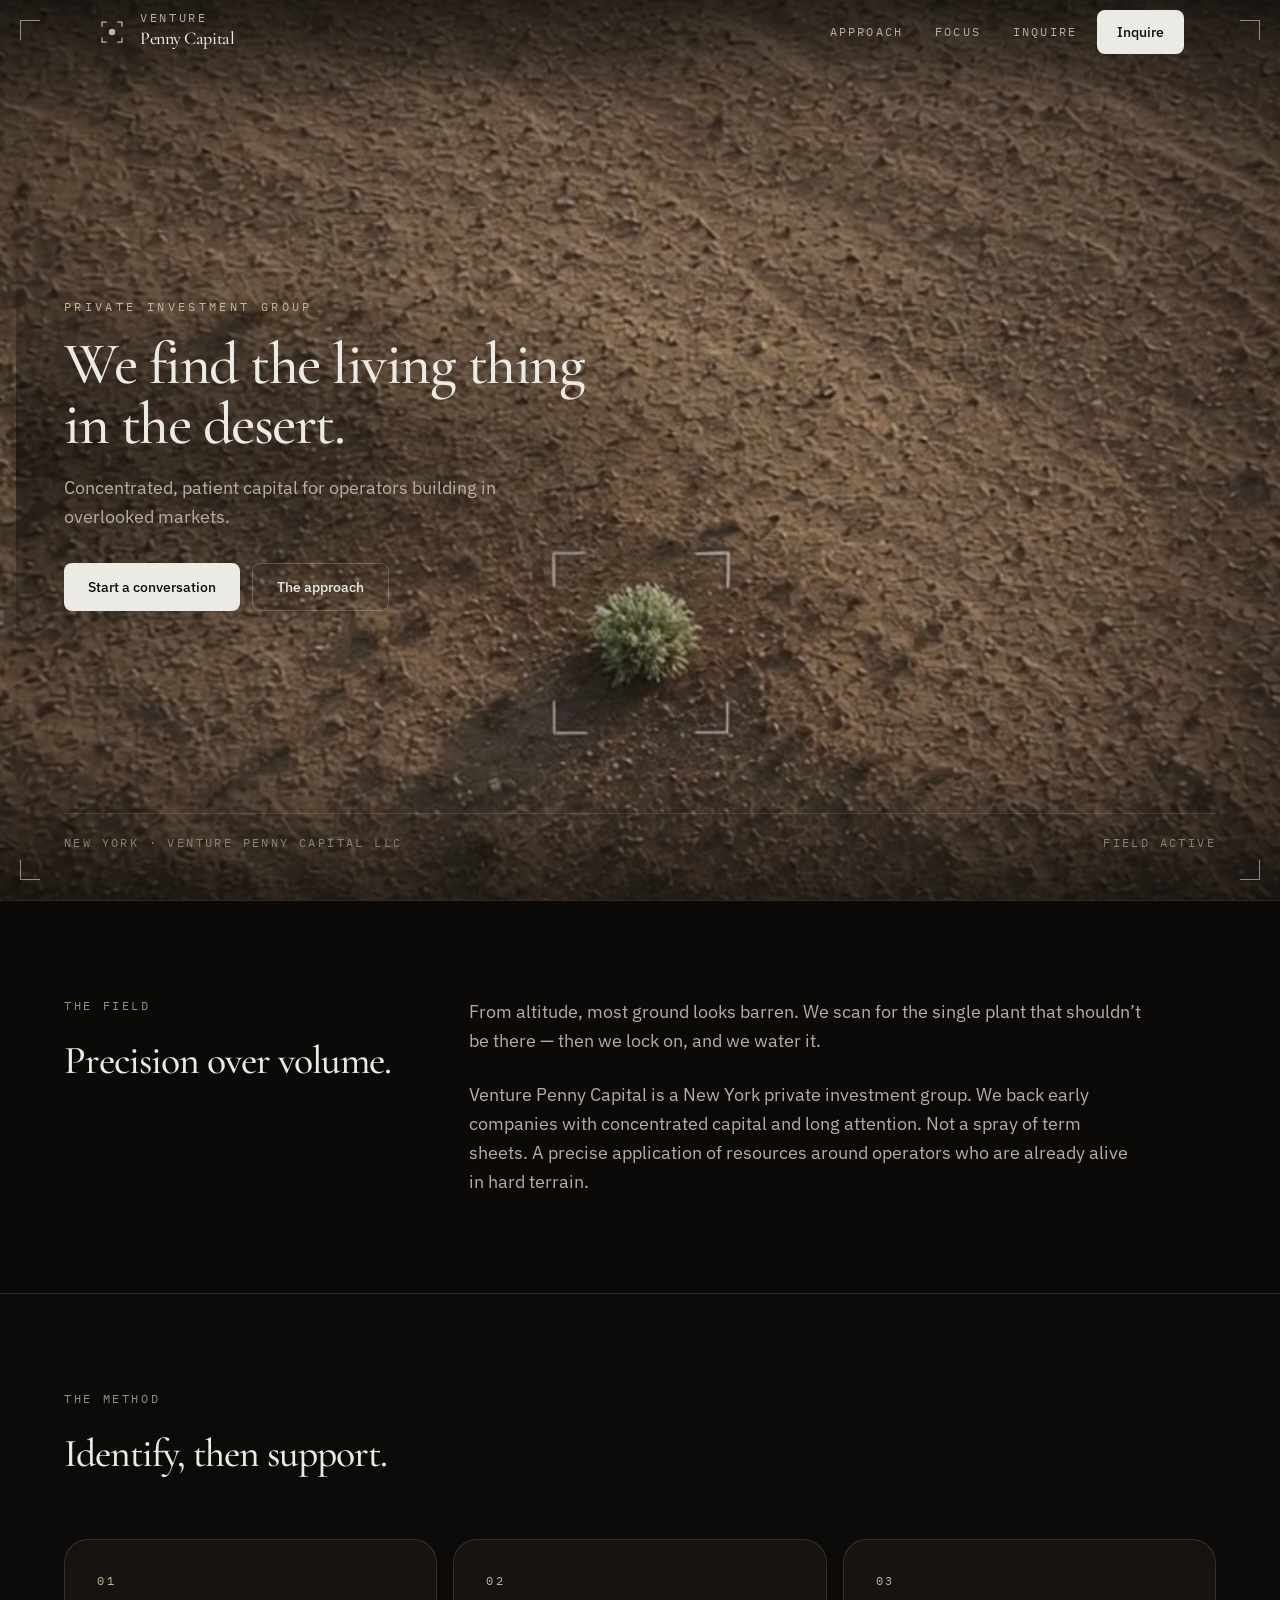
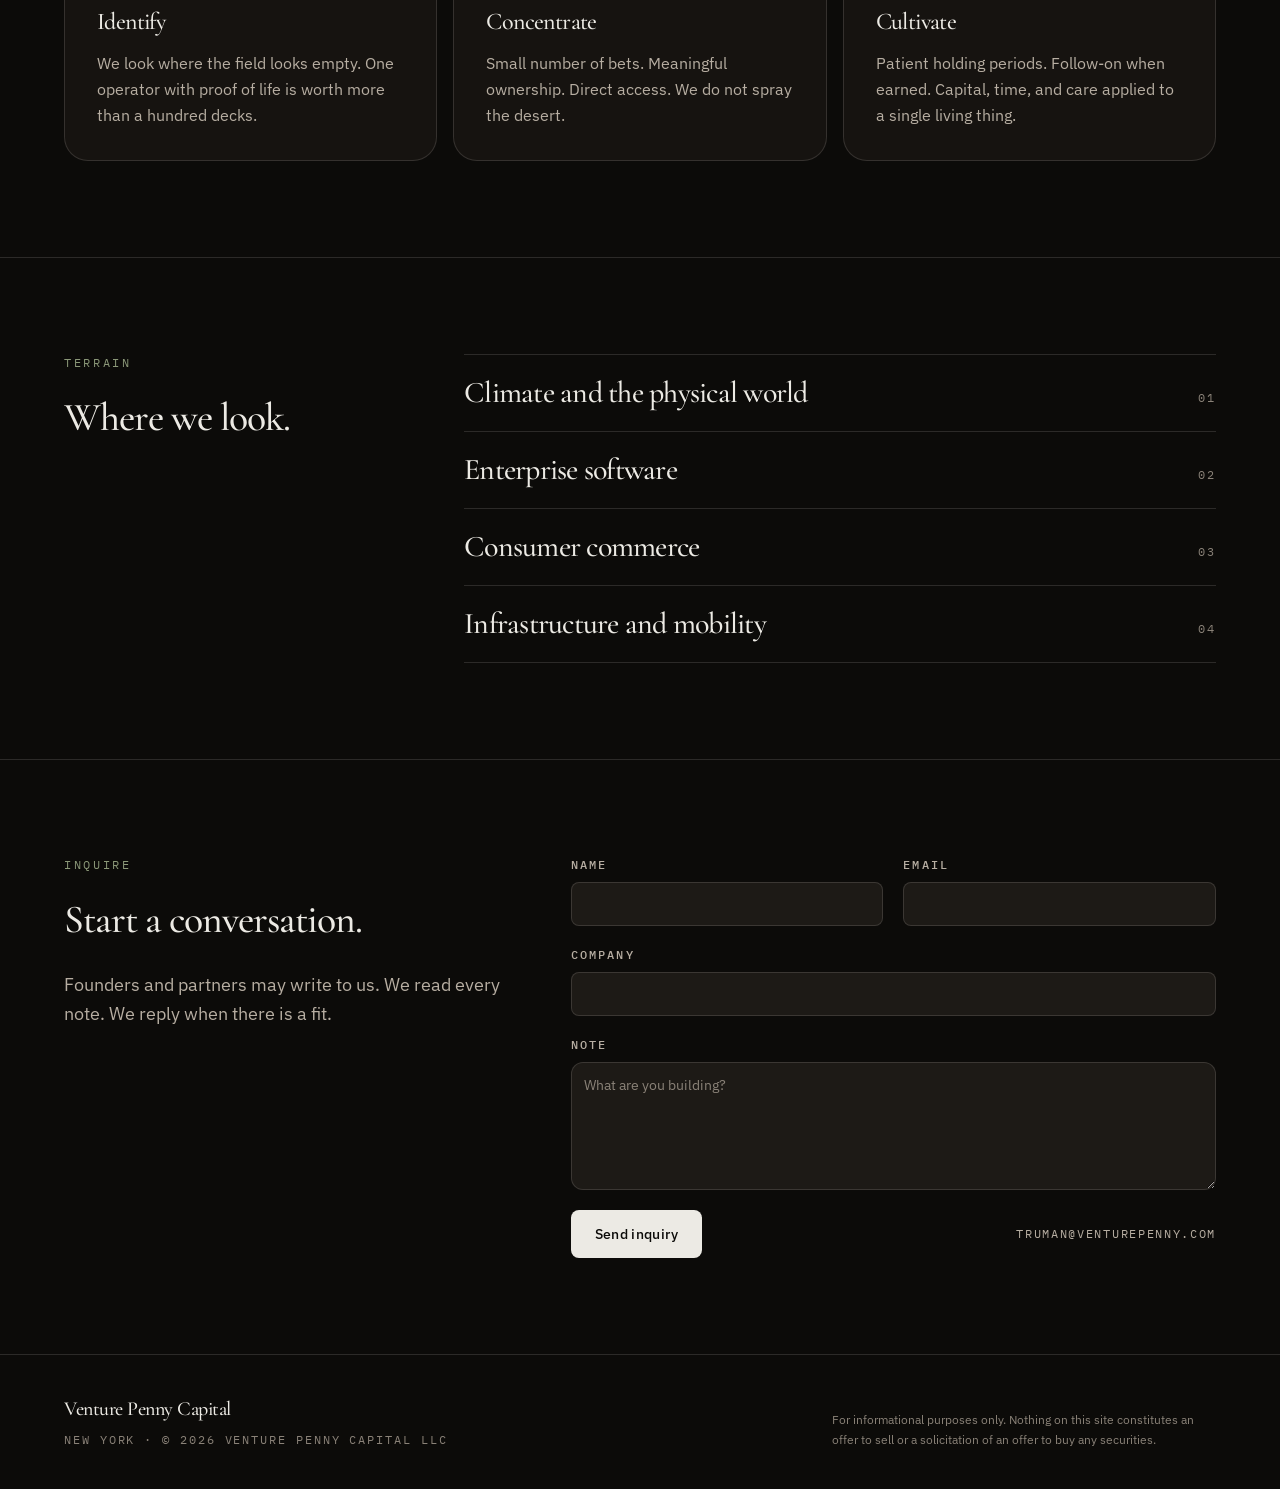
<file: index.html>
<!DOCTYPE html>
<html lang="en" class="antialiased">
  <head>
    <meta charset="utf-8" />
    <meta name="viewport" content="width=device-width, initial-scale=1" />
    <title>Venture Penny Capital</title>
    <meta
      name="description"
      content="Venture Penny Capital is a New York private investment group. Concentrated, patient capital for operators building in overlooked markets."
    />
    <meta name="theme-color" content="#0c0b09" />
    <link rel="canonical" href="https://venturepenny.com/" />
    <meta property="og:type" content="website" />
    <meta property="og:title" content="Venture Penny Capital" />
    <meta
      property="og:description"
      content="A New York private investment group. Concentrated, patient capital for operators building in overlooked markets."
    />
    <meta property="og:url" content="https://venturepenny.com/" />
    <meta property="og:image" content="https://venturepenny.com/og.jpg" />
    <meta name="twitter:card" content="summary_large_image" />
    <meta name="twitter:title" content="Venture Penny Capital" />
    <meta
      name="twitter:description"
      content="A New York private investment group. Concentrated, patient capital for operators building in overlooked markets."
    />
    <meta name="twitter:image" content="https://venturepenny.com/og.jpg" />
    <link rel="icon" type="image/svg+xml" href="favicon.svg" />
    <link rel="preconnect" href="https://fonts.googleapis.com" />
    <link rel="preconnect" href="https://fonts.gstatic.com" crossorigin />
    <link
      rel="stylesheet"
      href="https://fonts.googleapis.com/css2?family=Cormorant+Garamond:ital,wght@0,400;0,500;0,600;0,700;1,400;1,500&family=IBM+Plex+Mono:wght@400;500&family=IBM+Plex+Sans:wght@400;500;600&display=swap"
    />
    <link rel="stylesheet" href="styles.css" />
  </head>
  <body class="bg-bg text-fg">
    <div id="top" class="relative min-h-svh overflow-x-hidden">
      <div class="pointer-events-none fixed inset-0 z-0 overflow-hidden bg-bg">
        <video
          id="hero-video"
          class="hero-video absolute inset-0 h-full w-full object-cover"
          autoplay
          muted
          loop
          playsinline
          preload="auto"
          poster="hero-poster.jpg"
          aria-hidden="true"
        >
          <source src="hero.mp4" type="video/mp4" />
        </video>
        <div class="video-scrim"></div>
        <div class="video-vignette"></div>
        <div class="video-top-fade"></div>
        <div class="video-bottom-fade"></div>
      </div>

      <div class="pointer-events-none fixed inset-3 z-40 sm:inset-5" aria-hidden="true">
        <span class="hud-corner hud-corner-tl"></span>
        <span class="hud-corner hud-corner-tr"></span>
        <span class="hud-corner hud-corner-bl"></span>
        <span class="hud-corner hud-corner-br"></span>
      </div>

      <header
        id="site-header"
        class="fixed inset-x-0 top-0 z-50 border-b border-transparent bg-transparent transition-[background-color,border-color] duration-200 ease-out"
      >
        <div class="mx-auto flex h-16 max-w-6xl items-center justify-between px-5 sm:px-8">
          <a href="#top" class="group flex items-center gap-3 text-fg" aria-label="Venture Penny Capital home">
            <svg viewBox="0 0 32 32" class="size-8 text-sand transition-[color] duration-150 ease-out group-hover:text-fg" aria-hidden="true" fill="none">
              <path d="M6 10V6h4M22 6h4v4M26 22v4h-4M10 26H6v-4" stroke="currentColor" stroke-width="1.25" stroke-linecap="square" />
              <circle cx="16" cy="16" r="3.25" fill="currentColor" />
            </svg>
            <span class="flex flex-col leading-none">
              <span class="font-mono text-kicker tracking-[0.22em] text-muted uppercase">Venture</span>
              <span class="font-display text-lg font-medium tracking-tight">Penny Capital</span>
            </span>
          </a>
          <nav class="flex items-center gap-1 sm:gap-2">
            <a href="#approach" class="hidden min-h-11 items-center px-3 font-mono text-kicker tracking-[0.18em] text-muted uppercase transition-[color] duration-150 ease-out hover:text-fg sm:inline-flex">Approach</a>
            <a href="#focus" class="hidden min-h-11 items-center px-3 font-mono text-kicker tracking-[0.18em] text-muted uppercase transition-[color] duration-150 ease-out hover:text-fg sm:inline-flex">Focus</a>
            <a href="#inquire" class="hidden min-h-11 items-center px-3 font-mono text-kicker tracking-[0.18em] text-muted uppercase transition-[color] duration-150 ease-out hover:text-fg sm:inline-flex">Inquire</a>
            <a href="#inquire" class="inline-flex h-11 min-w-11 items-center justify-center rounded-sm bg-fg px-4 text-sm font-medium text-bg transition-[background-color,transform] duration-150 ease-out hover:bg-sand active:scale-[0.96] sm:px-5">Inquire</a>
          </nav>
        </div>
      </header>

      <main class="relative z-10">
        <section class="relative flex min-h-svh flex-col px-5 pt-24 pb-10 sm:px-8 sm:pb-12">
          <div class="mx-auto flex w-full max-w-6xl flex-1 flex-col justify-center">
            <div class="relative max-w-3xl">
              <div class="hero-copy-scrim" aria-hidden="true"></div>
              <div class="hero-stagger relative">
                <p class="font-mono text-kicker tracking-[0.28em] text-sand uppercase">Private investment group</p>
                <h1 class="display-tight mt-5 font-display text-display font-medium tracking-tight text-fg">
                  We find the living thing
                  <span class="mt-1 block">in the desert.</span>
                </h1>
                <p class="mt-5 max-w-xl text-lg leading-relaxed text-muted">
                  Concentrated, patient capital for operators building in overlooked markets.
                </p>
                <div class="mt-8 flex flex-wrap items-center gap-3">
                  <a href="#inquire" class="inline-flex h-12 items-center rounded-sm bg-fg px-6 text-sm font-medium text-bg transition-[background-color,transform] duration-150 ease-out hover:bg-sand active:scale-[0.96]">Start a conversation</a>
                  <a href="#approach" class="inline-flex h-12 items-center rounded-sm border border-border-strong px-6 text-sm font-medium text-fg transition-[background-color,transform] duration-150 ease-out hover:bg-fg/10 active:scale-[0.96]">The approach</a>
                </div>
              </div>
            </div>
          </div>
          <div class="mx-auto flex w-full max-w-6xl flex-wrap items-end justify-between gap-4 border-t border-border pt-5">
            <p class="font-mono text-kicker tracking-[0.2em] text-subtle uppercase">New York · Venture Penny Capital LLC</p>
            <p class="font-mono text-kicker tracking-[0.2em] text-subtle uppercase">Field active</p>
          </div>
        </section>

        <section id="thesis" class="relative scroll-mt-24 border-t border-border bg-bg/80 px-5 py-24 sm:px-8">
          <div class="mx-auto grid w-full max-w-6xl gap-12 lg:grid-cols-12 lg:gap-16">
            <div class="lg:col-span-4">
              <p class="font-mono text-kicker tracking-[0.22em] text-accent uppercase">The field</p>
              <h2 class="mt-4 font-display text-section font-medium tracking-tight text-fg">Precision over volume.</h2>
            </div>
            <div class="max-w-2xl space-y-6 text-lg leading-relaxed text-muted lg:col-span-8">
              <p>From altitude, most ground looks barren. We scan for the single plant that shouldn’t be there — then we lock on, and we water it.</p>
              <p>Venture Penny Capital is a New York private investment group. We back early companies with concentrated capital and long attention. Not a spray of term sheets. A precise application of resources around operators who are already alive in hard terrain.</p>
            </div>
          </div>
        </section>

        <section id="approach" class="relative scroll-mt-24 border-t border-border bg-bg px-5 py-24 sm:px-8">
          <div class="mx-auto w-full max-w-6xl">
            <p class="font-mono text-kicker tracking-[0.22em] text-accent uppercase">The method</p>
            <h2 class="mt-4 max-w-xl font-display text-section font-medium tracking-tight text-fg">Identify, then support.</h2>
            <ol class="mt-14 grid gap-4 md:grid-cols-3">
              <li class="rounded-xl border border-border bg-surface p-6 sm:p-8">
                <p class="font-mono text-kicker tracking-[0.22em] text-sand uppercase">01</p>
                <h3 class="mt-4 font-display text-2xl font-medium tracking-tight text-fg">Identify</h3>
                <p class="mt-3 text-base leading-relaxed text-muted">We look where the field looks empty. One operator with proof of life is worth more than a hundred decks.</p>
              </li>
              <li class="rounded-xl border border-border bg-surface p-6 sm:p-8">
                <p class="font-mono text-kicker tracking-[0.22em] text-sand uppercase">02</p>
                <h3 class="mt-4 font-display text-2xl font-medium tracking-tight text-fg">Concentrate</h3>
                <p class="mt-3 text-base leading-relaxed text-muted">Small number of bets. Meaningful ownership. Direct access. We do not spray the desert.</p>
              </li>
              <li class="rounded-xl border border-border bg-surface p-6 sm:p-8">
                <p class="font-mono text-kicker tracking-[0.22em] text-sand uppercase">03</p>
                <h3 class="mt-4 font-display text-2xl font-medium tracking-tight text-fg">Cultivate</h3>
                <p class="mt-3 text-base leading-relaxed text-muted">Patient holding periods. Follow-on when earned. Capital, time, and care applied to a single living thing.</p>
              </li>
            </ol>
          </div>
        </section>

        <section id="focus" class="relative scroll-mt-24 border-t border-border bg-bg px-5 py-24 sm:px-8">
          <div class="mx-auto grid w-full max-w-6xl gap-12 lg:grid-cols-12">
            <div class="lg:col-span-4">
              <p class="font-mono text-kicker tracking-[0.22em] text-accent uppercase">Terrain</p>
              <h2 class="mt-4 font-display text-section font-medium tracking-tight text-fg">Where we look.</h2>
            </div>
            <ul class="lg:col-span-8">
              <li class="flex items-baseline justify-between gap-6 border-t border-border py-5">
                <span class="min-w-0 font-display text-2xl font-medium tracking-tight text-fg sm:text-3xl">Climate and the physical world</span>
                <span class="shrink-0 font-mono text-kicker tracking-[0.18em] text-subtle uppercase">01</span>
              </li>
              <li class="flex items-baseline justify-between gap-6 border-t border-border py-5">
                <span class="min-w-0 font-display text-2xl font-medium tracking-tight text-fg sm:text-3xl">Enterprise software</span>
                <span class="shrink-0 font-mono text-kicker tracking-[0.18em] text-subtle uppercase">02</span>
              </li>
              <li class="flex items-baseline justify-between gap-6 border-t border-border py-5">
                <span class="min-w-0 font-display text-2xl font-medium tracking-tight text-fg sm:text-3xl">Consumer commerce</span>
                <span class="shrink-0 font-mono text-kicker tracking-[0.18em] text-subtle uppercase">03</span>
              </li>
              <li class="flex items-baseline justify-between gap-6 border-t border-border py-5 last:border-b">
                <span class="min-w-0 font-display text-2xl font-medium tracking-tight text-fg sm:text-3xl">Infrastructure and mobility</span>
                <span class="shrink-0 font-mono text-kicker tracking-[0.18em] text-subtle uppercase">04</span>
              </li>
            </ul>
          </div>
        </section>

        <section id="inquire" class="relative scroll-mt-24 border-t border-border bg-bg px-5 py-24 sm:px-8">
          <div class="mx-auto grid w-full max-w-6xl gap-12 lg:grid-cols-12 lg:gap-16">
            <div class="lg:col-span-5">
              <p class="font-mono text-kicker tracking-[0.22em] text-accent uppercase">Inquire</p>
              <h2 class="mt-4 font-display text-section font-medium tracking-tight text-fg">Start a conversation.</h2>
              <p class="mt-5 max-w-md text-lg leading-relaxed text-muted">Founders and partners may write to us. We read every note. We reply when there is a fit.</p>
            </div>
            <div class="lg:col-span-7">
              <div id="inquire-form-wrap">
                <form id="inquire-form" class="grid gap-5">
                  <div class="grid gap-5 sm:grid-cols-2">
                    <div class="grid gap-2">
                      <label for="name" class="font-mono text-kicker font-medium tracking-[0.18em] text-muted uppercase">Name</label>
                      <input id="name" name="name" type="text" autocomplete="name" required class="h-11 w-full rounded-sm border border-border bg-elevated px-3 text-sm text-fg placeholder:text-subtle transition-[border-color,box-shadow] duration-150 ease-out focus-visible:border-border-strong focus-visible:outline-none focus-visible:ring-2 focus-visible:ring-ring/70" />
                    </div>
                    <div class="grid gap-2">
                      <label for="email" class="font-mono text-kicker font-medium tracking-[0.18em] text-muted uppercase">Email</label>
                      <input id="email" name="email" type="email" autocomplete="email" required class="h-11 w-full rounded-sm border border-border bg-elevated px-3 text-sm text-fg placeholder:text-subtle transition-[border-color,box-shadow] duration-150 ease-out focus-visible:border-border-strong focus-visible:outline-none focus-visible:ring-2 focus-visible:ring-ring/70" />
                    </div>
                  </div>
                  <div class="grid gap-2">
                    <label for="company" class="font-mono text-kicker font-medium tracking-[0.18em] text-muted uppercase">Company</label>
                    <input id="company" name="company" type="text" autocomplete="organization" class="h-11 w-full rounded-sm border border-border bg-elevated px-3 text-sm text-fg placeholder:text-subtle transition-[border-color,box-shadow] duration-150 ease-out focus-visible:border-border-strong focus-visible:outline-none focus-visible:ring-2 focus-visible:ring-ring/70" />
                  </div>
                  <div class="grid gap-2">
                    <label for="note" class="font-mono text-kicker font-medium tracking-[0.18em] text-muted uppercase">Note</label>
                    <textarea id="note" name="note" required rows="5" placeholder="What are you building?" class="min-h-32 w-full rounded-md border border-border bg-elevated px-3 py-3 text-sm text-fg placeholder:text-subtle transition-[border-color,box-shadow] duration-150 ease-out focus-visible:border-border-strong focus-visible:outline-none focus-visible:ring-2 focus-visible:ring-ring/70"></textarea>
                  </div>
                  <div class="flex flex-col gap-3 sm:flex-row sm:items-center sm:justify-between">
                    <button type="submit" class="inline-flex h-12 items-center justify-center rounded-sm bg-fg px-6 text-sm font-medium tracking-wide text-bg transition-[background-color,color,box-shadow,transform,opacity] duration-150 ease-out hover:bg-sand focus-visible:outline-none focus-visible:ring-2 focus-visible:ring-ring/80 focus-visible:ring-offset-2 focus-visible:ring-offset-bg active:not-disabled:scale-[0.96]">Send inquiry</button>
                    <a href="mailto:truman@venturepenny.com" class="font-mono text-kicker tracking-[0.14em] text-muted uppercase transition-[color] duration-150 ease-out hover:text-fg">truman@venturepenny.com</a>
                  </div>
                </form>
              </div>
              <div id="inquire-sent" class="rounded-lg border border-border bg-surface px-6 py-8" hidden>
                <p class="font-mono text-kicker tracking-[0.18em] text-accent uppercase">Inquiry staged</p>
                <p class="mt-3 max-w-md text-base leading-relaxed text-fg">Your mail client should open with a draft to truman@venturepenny.com. If it doesn’t, write us directly.</p>
                <button id="inquire-reset" type="button" class="mt-6 font-mono text-kicker tracking-[0.18em] text-muted uppercase underline-offset-4 transition-[color] duration-150 ease-out hover:text-fg hover:underline">Write another</button>
              </div>
            </div>
          </div>
        </section>
      </main>

      <footer class="relative z-10 border-t border-border bg-bg px-5 py-10 sm:px-8">
        <div class="mx-auto flex w-full max-w-6xl flex-col gap-6 sm:flex-row sm:items-end sm:justify-between">
          <div>
            <p class="font-display text-xl font-medium tracking-tight text-fg">Venture Penny Capital</p>
            <p class="mt-2 font-mono text-kicker tracking-[0.16em] text-subtle uppercase">New York · © 2026 Venture Penny Capital LLC</p>
          </div>
          <p class="max-w-sm text-xs leading-relaxed text-subtle">For informational purposes only. Nothing on this site constitutes an offer to sell or a solicitation of an offer to buy any securities.</p>
        </div>
      </footer>
    </div>
    <script src="site.js"></script>
  </body>
</html>
</file>
<file: styles.css>
/*! tailwindcss v4.3.3 | MIT License | https://tailwindcss.com */
@layer properties{@supports (((-webkit-hyphens:none)) and (not (margin-trim:inline))) or ((-moz-orient:inline) and (not (color:rgb(from red r g b)))){*,:before,:after,::backdrop{--tw-scale-x:1;--tw-scale-y:1;--tw-scale-z:1;--tw-rotate-x:initial;--tw-rotate-y:initial;--tw-rotate-z:initial;--tw-skew-x:initial;--tw-skew-y:initial;--tw-space-y-reverse:0;--tw-border-style:solid;--tw-leading:initial;--tw-font-weight:initial;--tw-tracking:initial;--tw-ordinal:initial;--tw-slashed-zero:initial;--tw-numeric-figure:initial;--tw-numeric-spacing:initial;--tw-numeric-fraction:initial;--tw-shadow:0 0 #0000;--tw-shadow-color:initial;--tw-shadow-alpha:100%;--tw-inset-shadow:0 0 #0000;--tw-inset-shadow-color:initial;--tw-inset-shadow-alpha:100%;--tw-ring-color:initial;--tw-ring-shadow:0 0 #0000;--tw-inset-ring-color:initial;--tw-inset-ring-shadow:0 0 #0000;--tw-ring-inset:initial;--tw-ring-offset-width:0px;--tw-ring-offset-color:#fff;--tw-ring-offset-shadow:0 0 #0000;--tw-outline-style:solid;--tw-blur:initial;--tw-brightness:initial;--tw-contrast:initial;--tw-grayscale:initial;--tw-hue-rotate:initial;--tw-invert:initial;--tw-opacity:initial;--tw-saturate:initial;--tw-sepia:initial;--tw-drop-shadow:initial;--tw-drop-shadow-color:initial;--tw-drop-shadow-alpha:100%;--tw-drop-shadow-size:initial;--tw-duration:initial;--tw-ease:initial;--tw-content:"";--tw-translate-x:0;--tw-translate-y:0;--tw-translate-z:0}}}@layer theme{:root,:host{--font-sans:"IBM Plex Sans", ui-sans-serif, system-ui, sans-serif;--font-mono:"IBM Plex Mono", ui-monospace, "SF Mono", monospace;--color-red-500:oklch(63.7% .237 25.331);--color-zinc-50:oklch(98.5% 0 none);--color-zinc-400:oklch(70.5% .015 286.067);--color-zinc-500:oklch(55.2% .016 285.938);--color-zinc-900:oklch(21% .006 285.885);--color-zinc-950:oklch(14.1% .005 285.823);--color-neutral-100:oklch(97% 0 none);--color-neutral-300:oklch(87% 0 none);--color-neutral-500:oklch(55.6% 0 none);--color-neutral-700:oklch(37.1% 0 none);--color-neutral-900:oklch(20.5% 0 none);--color-black:#000;--color-white:#fff;--spacing:.25rem;--container-sm:24rem;--container-md:28rem;--container-xl:36rem;--container-2xl:42rem;--container-3xl:48rem;--container-6xl:72rem;--text-xs:.75rem;--text-xs--line-height:calc(1 / .75);--text-sm:.875rem;--text-sm--line-height:calc(1.25 / .875);--text-base:1rem;--text-base--line-height:calc(1.5 / 1);--text-lg:1.125rem;--text-lg--line-height:calc(1.75 / 1.125);--text-xl:1.25rem;--text-xl--line-height:calc(1.75 / 1.25);--text-2xl:1.5rem;--text-2xl--line-height:calc(2 / 1.5);--text-3xl:1.875rem;--text-3xl--line-height:calc(2.25 / 1.875);--font-weight-medium:500;--font-weight-semibold:600;--tracking-tight:-.025em;--tracking-wide:.025em;--leading-tight:1.25;--leading-snug:1.375;--leading-normal:1.5;--leading-relaxed:1.625;--radius-xs:.25rem;--radius-sm:.5rem;--radius-md:.75rem;--radius-lg:1rem;--radius-xl:1.5rem;--radius-2xl:1rem;--ease-out:cubic-bezier(0, 0, .2, 1);--ease-in-out:cubic-bezier(.4, 0, .2, 1);--animate-pulse:pulse 2s cubic-bezier(.4, 0, .6, 1) infinite;--default-transition-duration:.15s;--default-transition-timing-function:cubic-bezier(.4, 0, .2, 1);--default-font-family:var(--font-sans);--default-mono-font-family:var(--font-mono);--color-bg:#0c0b09;--color-surface:#161310;--color-elevated:#1d1a16;--color-fg:#eceae4;--color-muted:#b7aea2;--color-subtle:#8a8278;--color-accent:#8b9878;--color-sand:#c4b49a;--color-border:#eceae424}@supports (color:color-mix(in lab, red, red)){:root,:host{--color-border:color-mix(in oklab, var(--color-fg) 14%, transparent)}}:root,:host{--color-border-strong:#eceae43d}@supports (color:color-mix(in lab, red, red)){:root,:host{--color-border-strong:color-mix(in oklab, var(--color-fg) 24%, transparent)}}:root,:host{--color-ring:#8b9878;--font-display:"Cormorant Garamond", ui-serif, Georgia, serif;--text-kicker:.75rem;--text-display:clamp(2.35rem, 1.15rem + 3.2vw, 4.15rem);--text-section:clamp(1.75rem, 1.2rem + 1.6vw, 2.75rem);--ease-smooth-out:cubic-bezier(.22, 1, .36, 1)}}@layer base{*,:after,:before,::backdrop{box-sizing:border-box;border:0 solid;margin:0;padding:0}::file-selector-button{box-sizing:border-box;border:0 solid;margin:0;padding:0}html,:host{-webkit-text-size-adjust:100%;tab-size:4;line-height:1.5;font-family:var(--default-font-family,-apple-system, BlinkMacSystemFont, "Segoe UI", Roboto, "Helvetica Neue", "Noto Sans", Arial, sans-serif, "Apple Color Emoji", "Segoe UI Emoji", "Segoe UI Symbol", "Noto Color Emoji");font-feature-settings:var(--default-font-feature-settings,normal);font-variation-settings:var(--default-font-variation-settings,normal);-webkit-tap-highlight-color:transparent}hr{height:0;color:inherit;border-top-width:1px}abbr:where([title]){-webkit-text-decoration:underline dotted;text-decoration:underline dotted}h1,h2,h3,h4,h5,h6{font-size:inherit;font-weight:inherit}a{color:inherit;-webkit-text-decoration:inherit;-webkit-text-decoration:inherit;-webkit-text-decoration:inherit;-webkit-text-decoration:inherit;text-decoration:inherit}b,strong{font-weight:bolder}code,kbd,samp,pre{font-family:var(--default-mono-font-family,ui-monospace, SFMono-Regular, Menlo, Monaco, Consolas, "Liberation Mono", "Courier New", monospace);font-feature-settings:var(--default-mono-font-feature-settings,normal);font-variation-settings:var(--default-mono-font-variation-settings,normal);font-size:1em}small{font-size:80%}sub,sup{vertical-align:baseline;font-size:75%;line-height:0;position:relative}sub{bottom:-.25em}sup{top:-.5em}table{text-indent:0;border-color:inherit;border-collapse:collapse}:-moz-focusring:where(:not(iframe)){outline:auto}progress{vertical-align:baseline}summary{display:list-item}ol,ul,menu{list-style:none}img,svg,video,canvas,audio,iframe,embed,object{vertical-align:middle;display:block}img,video{max-width:100%;height:auto}button,input,select,optgroup,textarea{font:inherit;font-feature-settings:inherit;font-variation-settings:inherit;letter-spacing:inherit;color:inherit;opacity:1;background-color:#0000;border-radius:0}::file-selector-button{font:inherit;font-feature-settings:inherit;font-variation-settings:inherit;letter-spacing:inherit;color:inherit;opacity:1;background-color:#0000;border-radius:0}:where(select:is([multiple],[size])) optgroup{font-weight:bolder}:where(select:is([multiple],[size])) optgroup option{padding-inline-start:20px}::file-selector-button{margin-inline-end:4px}::placeholder{opacity:1}@supports (not ((-webkit-appearance:-apple-pay-button))) or (contain-intrinsic-size:1px){::placeholder{color:currentColor}@supports (color:color-mix(in lab, red, red)){::placeholder{color:color-mix(in oklab, currentcolor 50%, transparent)}}}textarea{resize:vertical}::-webkit-search-decoration{-webkit-appearance:none}::-webkit-date-and-time-value{min-height:1lh;text-align:inherit}::-webkit-datetime-edit{display:inline-flex}::-webkit-datetime-edit-fields-wrapper{padding:0}::-webkit-datetime-edit{padding-block:0}::-webkit-datetime-edit-year-field{padding-block:0}::-webkit-datetime-edit-month-field{padding-block:0}::-webkit-datetime-edit-day-field{padding-block:0}::-webkit-datetime-edit-hour-field{padding-block:0}::-webkit-datetime-edit-minute-field{padding-block:0}::-webkit-datetime-edit-second-field{padding-block:0}::-webkit-datetime-edit-millisecond-field{padding-block:0}::-webkit-datetime-edit-meridiem-field{padding-block:0}::-webkit-calendar-picker-indicator{line-height:1}:-moz-ui-invalid{box-shadow:none}button,input:where([type=button],[type=reset],[type=submit]){appearance:button}::file-selector-button{appearance:button}::-webkit-inner-spin-button{height:auto}::-webkit-outer-spin-button{height:auto}[hidden]:where(:not([hidden=until-found])){display:none!important}html{-webkit-font-smoothing:antialiased;-moz-osx-font-smoothing:grayscale;background:var(--color-bg);color:var(--color-fg);scroll-behavior:smooth}body{background:var(--color-bg);color:var(--color-fg);font-family:var(--font-sans);line-height:1.5}h1,h2,h3{text-wrap:balance}p{text-wrap:pretty}button:not(:disabled),[role=button]:not(:disabled){cursor:pointer}::selection{background:#8b987866}@supports (color:color-mix(in lab, red, red)){::selection{background:color-mix(in oklab, var(--color-accent) 40%, transparent)}}::selection{color:var(--color-fg)}}@layer components{.hero-video{object-position:center 58%}.video-scrim{background:#0c0b0938;position:absolute;inset:0}@supports (color:color-mix(in lab, red, red)){.video-scrim{background:color-mix(in oklab, var(--color-bg) 22%, transparent)}}.video-vignette{background:radial-gradient(#0000 10%,#0c0b092e 55%,#0c0b0994 100%);position:absolute;inset:0}@supports (color:color-mix(in lab, red, red)){.video-vignette{background:radial-gradient(ellipse at center, transparent 10%, color-mix(in oklab, var(--color-bg) 18%, transparent) 55%, color-mix(in oklab, var(--color-bg) 58%, transparent) 100%)}}.video-top-fade{inset-inline:0;background:linear-gradient(#0c0b099e,#0000);height:7rem;position:absolute;top:0}@supports (color:color-mix(in lab, red, red)){.video-top-fade{background:linear-gradient(to bottom, color-mix(in oklab, var(--color-bg) 62%, transparent), transparent)}}.video-bottom-fade{inset-inline:0;background:linear-gradient(#0000,#0c0b098c);height:8rem;position:absolute;bottom:0}@supports (color:color-mix(in lab, red, red)){.video-bottom-fade{background:linear-gradient(to top, color-mix(in oklab, var(--color-bg) 55%, transparent), transparent)}}.hero-copy-scrim{background:radial-gradient(at 0,#0c0b099e 0%,#0c0b0947 42%,#0000 72%);position:absolute;inset:-1.25rem -.5rem -2rem}@supports (color:color-mix(in lab, red, red)){.hero-copy-scrim{background:radial-gradient(ellipse at left center, color-mix(in oklab, var(--color-bg) 62%, transparent) 0%, color-mix(in oklab, var(--color-bg) 28%, transparent) 42%, transparent 72%)}}.hero-copy-scrim{pointer-events:none}@media (width>=640px){.hero-copy-scrim{inset:-2.5rem -3rem -3rem}}.hud-corner{border-color:#eceae48c;width:1.25rem;height:1.25rem;position:absolute}@supports (color:color-mix(in lab, red, red)){.hud-corner{border-color:color-mix(in oklab, var(--color-fg) 55%, transparent)}}.hud-corner{border-style:solid}.hud-corner-tl{border-width:1px 0 0 1px;top:0;left:0}.hud-corner-tr{border-width:1px 1px 0 0;top:0;right:0}.hud-corner-bl{border-width:0 0 1px 1px;bottom:0;left:0}.hud-corner-br{border-width:0 1px 1px 0;bottom:0;right:0}.hero-stagger>*{animation:rise-in .7s var(--ease-smooth-out) both}.hero-stagger>:first-child{animation-delay:60ms}.hero-stagger>:nth-child(2){animation-delay:.16s}.hero-stagger>:nth-child(3){animation-delay:.26s}.hero-stagger>:nth-child(4){animation-delay:.36s}.hero-stagger>:nth-child(5){animation-delay:.46s}.display-tight{line-height:.95}}@layer utilities{.pointer-events-none{pointer-events:none}.collapse{visibility:collapse}.invisible{visibility:hidden}.visible{visibility:visible}.absolute{position:absolute}.fixed{position:fixed}.relative{position:relative}.static{position:static}.sticky{position:sticky}.inset-0{inset:0}.inset-3{inset:calc(var(--spacing) * 3)}.inset-x-0{inset-inline:0}.top-0{top:0}.right-1{right:var(--spacing)}.right-2{right:calc(var(--spacing) * 2)}.right-3{right:calc(var(--spacing) * 3)}.right-4{right:calc(var(--spacing) * 4)}.left-1{left:var(--spacing)}.left-2{left:calc(var(--spacing) * 2)}.left-3{left:calc(var(--spacing) * 3)}.left-4{left:calc(var(--spacing) * 4)}.z-0{z-index:0}.z-10{z-index:10}.z-40{z-index:40}.z-50{z-index:50}.container{width:100%}@media (width>=40rem){.container{max-width:40rem}}@media (width>=48rem){.container{max-width:48rem}}@media (width>=64rem){.container{max-width:64rem}}@media (width>=80rem){.container{max-width:80rem}}@media (width>=96rem){.container{max-width:96rem}}.mx-auto{margin-inline:auto}.mt-1{margin-top:var(--spacing)}.mt-2{margin-top:calc(var(--spacing) * 2)}.mt-3{margin-top:calc(var(--spacing) * 3)}.mt-4{margin-top:calc(var(--spacing) * 4)}.mt-5{margin-top:calc(var(--spacing) * 5)}.mt-6{margin-top:calc(var(--spacing) * 6)}.mt-8{margin-top:calc(var(--spacing) * 8)}.mt-14{margin-top:calc(var(--spacing) * 14)}.ml-px{margin-left:1px}.block{display:block}.flex{display:flex}.grid{display:grid}.hidden{display:none}.inline{display:inline}.inline-flex{display:inline-flex}.table{display:table}.size-5{width:calc(var(--spacing) * 5);height:calc(var(--spacing) * 5)}.size-8{width:calc(var(--spacing) * 8);height:calc(var(--spacing) * 8)}.size-10{width:calc(var(--spacing) * 10);height:calc(var(--spacing) * 10)}.h-8{height:calc(var(--spacing) * 8)}.h-11{height:calc(var(--spacing) * 11)}.h-12{height:calc(var(--spacing) * 12)}.h-16{height:calc(var(--spacing) * 16)}.h-full{height:100%}.min-h-11{min-height:calc(var(--spacing) * 11)}.min-h-32{min-height:calc(var(--spacing) * 32)}.min-h-screen{min-height:100vh}.min-h-svh{min-height:100svh}.w-8{width:calc(var(--spacing) * 8)}.w-full{width:100%}.max-w-2xl{max-width:var(--container-2xl)}.max-w-3xl{max-width:var(--container-3xl)}.max-w-6xl{max-width:var(--container-6xl)}.max-w-md{max-width:var(--container-md)}.max-w-sm{max-width:var(--container-sm)}.max-w-xl{max-width:var(--container-xl)}.min-w-0{min-width:0}.min-w-11{min-width:calc(var(--spacing) * 11)}.flex-1{flex:1}.shrink{flex-shrink:1}.shrink-0{flex-shrink:0}.scale-100{--tw-scale-x:100%;--tw-scale-y:100%;--tw-scale-z:100%;scale:var(--tw-scale-x) var(--tw-scale-y)}.scale-\[0\.25\]{scale:.25}.transform{transform:var(--tw-rotate-x,) var(--tw-rotate-y,) var(--tw-rotate-z,) var(--tw-skew-x,) var(--tw-skew-y,)}.animate-pulse{animation:var(--animate-pulse)}.cursor-pointer{cursor:pointer}.resize{resize:both}.scroll-mt-24{scroll-margin-top:calc(var(--spacing) * 24)}.flex-col{flex-direction:column}.flex-wrap{flex-wrap:wrap}.place-items-center{place-items:center}.items-baseline{align-items:baseline}.items-center{align-items:center}.items-end{align-items:flex-end}.justify-between{justify-content:space-between}.justify-center{justify-content:center}.gap-1{gap:var(--spacing)}.gap-2{gap:calc(var(--spacing) * 2)}.gap-3{gap:calc(var(--spacing) * 3)}.gap-4{gap:calc(var(--spacing) * 4)}.gap-5{gap:calc(var(--spacing) * 5)}.gap-6{gap:calc(var(--spacing) * 6)}.gap-12{gap:calc(var(--spacing) * 12)}:where(.space-y-3>:not(:last-child)){--tw-space-y-reverse:0;margin-block-start:calc(calc(var(--spacing) * 3) * var(--tw-space-y-reverse));margin-block-end:calc(calc(var(--spacing) * 3) * calc(1 - var(--tw-space-y-reverse)))}:where(.space-y-6>:not(:last-child)){--tw-space-y-reverse:0;margin-block-start:calc(calc(var(--spacing) * 6) * var(--tw-space-y-reverse));margin-block-end:calc(calc(var(--spacing) * 6) * calc(1 - var(--tw-space-y-reverse)))}.truncate{text-overflow:ellipsis;white-space:nowrap;overflow:hidden}.overflow-hidden{overflow:hidden}.overflow-x-hidden{overflow-x:hidden}.rounded{border-radius:.25rem}.rounded-2xl{border-radius:var(--radius-2xl)}.rounded-full{border-radius:2147483647px}.rounded-lg{border-radius:var(--radius-lg)}.rounded-md{border-radius:var(--radius-md)}.rounded-sm{border-radius:var(--radius-sm)}.rounded-xl{border-radius:var(--radius-xl)}.border{border-style:var(--tw-border-style);border-width:1px}.border-t{border-top-style:var(--tw-border-style);border-top-width:1px}.border-b{border-bottom-style:var(--tw-border-style);border-bottom-width:1px}.border-border{border-color:var(--color-border)}.border-border-strong{border-color:var(--color-border-strong)}.border-neutral-300{border-color:var(--color-neutral-300)}.border-transparent{border-color:#0000}.bg-bg{background-color:var(--color-bg)}.bg-bg\/80{background-color:#0c0b09cc}@supports (color:color-mix(in lab, red, red)){.bg-bg\/80{background-color:color-mix(in oklab, var(--color-bg) 80%, transparent)}}.bg-bg\/85{background-color:#0c0b09d9}@supports (color:color-mix(in lab, red, red)){.bg-bg\/85{background-color:color-mix(in oklab, var(--color-bg) 85%, transparent)}}.bg-black{background-color:var(--color-black)}.bg-black\/10{background-color:#0000001a}@supports (color:color-mix(in lab, red, red)){.bg-black\/10{background-color:color-mix(in oklab, var(--color-black) 10%, transparent)}}.bg-elevated{background-color:var(--color-elevated)}.bg-fg{background-color:var(--color-fg)}.bg-surface{background-color:var(--color-surface)}.bg-transparent{background-color:#0000}.bg-zinc-50{background-color:var(--color-zinc-50)}.object-cover{object-fit:cover}.p-2{padding:calc(var(--spacing) * 2)}.p-6{padding:calc(var(--spacing) * 6)}.p-8{padding:calc(var(--spacing) * 8)}.p-\[16px\]{padding:16px}.px-3{padding-inline:calc(var(--spacing) * 3)}.px-4{padding-inline:calc(var(--spacing) * 4)}.px-5{padding-inline:calc(var(--spacing) * 5)}.px-6{padding-inline:calc(var(--spacing) * 6)}.py-2{padding-block:calc(var(--spacing) * 2)}.py-3{padding-block:calc(var(--spacing) * 3)}.py-5{padding-block:calc(var(--spacing) * 5)}.py-8{padding-block:calc(var(--spacing) * 8)}.py-10{padding-block:calc(var(--spacing) * 10)}.py-24{padding-block:calc(var(--spacing) * 24)}.pt-5{padding-top:calc(var(--spacing) * 5)}.pt-24{padding-top:calc(var(--spacing) * 24)}.pr-3\.5{padding-right:calc(var(--spacing) * 3.5)}.pb-10{padding-bottom:calc(var(--spacing) * 10)}.pl-4{padding-left:calc(var(--spacing) * 4)}.text-center{text-align:center}.font-display{font-family:var(--font-display)}.font-mono{font-family:var(--font-mono)}.text-2xl{font-size:var(--text-2xl);line-height:var(--tw-leading,var(--text-2xl--line-height))}.text-base{font-size:var(--text-base);line-height:var(--tw-leading,var(--text-base--line-height))}.text-lg{font-size:var(--text-lg);line-height:var(--tw-leading,var(--text-lg--line-height))}.text-sm{font-size:var(--text-sm);line-height:var(--tw-leading,var(--text-sm--line-height))}.text-xl{font-size:var(--text-xl);line-height:var(--tw-leading,var(--text-xl--line-height))}.text-xs{font-size:var(--text-xs);line-height:var(--tw-leading,var(--text-xs--line-height))}.text-\[13px\]{font-size:13px}.text-display{font-size:var(--text-display)}.text-kicker{font-size:var(--text-kicker)}.text-section{font-size:var(--text-section)}.leading-none{--tw-leading:1;line-height:1}.leading-relaxed{--tw-leading:var(--leading-relaxed);line-height:var(--leading-relaxed)}.font-medium{--tw-font-weight:var(--font-weight-medium);font-weight:var(--font-weight-medium)}.font-semibold{--tw-font-weight:var(--font-weight-semibold);font-weight:var(--font-weight-semibold)}.tracking-\[0\.2em\]{--tw-tracking:.2em;letter-spacing:.2em}.tracking-\[0\.14em\]{--tw-tracking:.14em;letter-spacing:.14em}.tracking-\[0\.16em\]{--tw-tracking:.16em;letter-spacing:.16em}.tracking-\[0\.18em\]{--tw-tracking:.18em;letter-spacing:.18em}.tracking-\[0\.22em\]{--tw-tracking:.22em;letter-spacing:.22em}.tracking-\[0\.28em\]{--tw-tracking:.28em;letter-spacing:.28em}.tracking-tight{--tw-tracking:var(--tracking-tight);letter-spacing:var(--tracking-tight)}.tracking-wide{--tw-tracking:var(--tracking-wide);letter-spacing:var(--tracking-wide)}.text-balance{text-wrap:balance}.text-wrap{text-wrap:wrap}.break-words{overflow-wrap:break-word}.whitespace-nowrap{white-space:nowrap}.text-accent{color:var(--color-accent)}.text-bg{color:var(--color-bg)}.text-fg{color:var(--color-fg)}.text-muted{color:var(--color-muted)}.text-neutral-500{color:var(--color-neutral-500)}.text-red-500{color:var(--color-red-500)}.text-sand{color:var(--color-sand)}.text-subtle{color:var(--color-subtle)}.text-white{color:var(--color-white)}.text-zinc-500{color:var(--color-zinc-500)}.text-zinc-900{color:var(--color-zinc-900)}.uppercase{text-transform:uppercase}.tabular-nums{--tw-numeric-spacing:tabular-nums;font-variant-numeric:var(--tw-ordinal,) var(--tw-slashed-zero,) var(--tw-numeric-figure,) var(--tw-numeric-spacing,) var(--tw-numeric-fraction,)}.underline-offset-4{text-underline-offset:4px}.antialiased{-webkit-font-smoothing:antialiased;-moz-osx-font-smoothing:grayscale}.opacity-0{opacity:0}.opacity-70{opacity:.7}.opacity-100{opacity:1}.shadow{--tw-shadow:0 1px 3px 0 var(--tw-shadow-color,#0000001a), 0 1px 2px -1px var(--tw-shadow-color,#0000001a);box-shadow:var(--tw-inset-shadow), var(--tw-inset-ring-shadow), var(--tw-ring-offset-shadow), var(--tw-ring-shadow), var(--tw-shadow)}.ring{--tw-ring-shadow:var(--tw-ring-inset,) 0 0 0 calc(1px + var(--tw-ring-offset-width)) var(--tw-ring-color,currentcolor);box-shadow:var(--tw-inset-shadow), var(--tw-inset-ring-shadow), var(--tw-ring-offset-shadow), var(--tw-ring-shadow), var(--tw-shadow)}.ring-ring{--tw-ring-color:var(--color-ring)}.outline,.outline-1{outline-style:var(--tw-outline-style);outline-width:1px}.-outline-offset-1{outline-offset:calc(1px * -1)}.outline-black\/10{outline-color:#0000001a}@supports (color:color-mix(in lab, red, red)){.outline-black\/10{outline-color:color-mix(in oklab, var(--color-black) 10%, transparent)}}.blur{--tw-blur:blur(8px);filter:var(--tw-blur,) var(--tw-brightness,) var(--tw-contrast,) var(--tw-grayscale,) var(--tw-hue-rotate,) var(--tw-invert,) var(--tw-saturate,) var(--tw-sepia,) var(--tw-drop-shadow,)}.blur-\[4px\]{--tw-blur:blur(4px);filter:var(--tw-blur,) var(--tw-brightness,) var(--tw-contrast,) var(--tw-grayscale,) var(--tw-hue-rotate,) var(--tw-invert,) var(--tw-saturate,) var(--tw-sepia,) var(--tw-drop-shadow,)}.blur-none{--tw-blur: ;filter:var(--tw-blur,) var(--tw-brightness,) var(--tw-contrast,) var(--tw-grayscale,) var(--tw-hue-rotate,) var(--tw-invert,) var(--tw-saturate,) var(--tw-sepia,) var(--tw-drop-shadow,)}.grayscale{--tw-grayscale:grayscale(100%);filter:var(--tw-blur,) var(--tw-brightness,) var(--tw-contrast,) var(--tw-grayscale,) var(--tw-hue-rotate,) var(--tw-invert,) var(--tw-saturate,) var(--tw-sepia,) var(--tw-drop-shadow,)}.invert{--tw-invert:invert(100%);filter:var(--tw-blur,) var(--tw-brightness,) var(--tw-contrast,) var(--tw-grayscale,) var(--tw-hue-rotate,) var(--tw-invert,) var(--tw-saturate,) var(--tw-sepia,) var(--tw-drop-shadow,)}.sepia{--tw-sepia:sepia(100%);filter:var(--tw-blur,) var(--tw-brightness,) var(--tw-contrast,) var(--tw-grayscale,) var(--tw-hue-rotate,) var(--tw-invert,) var(--tw-saturate,) var(--tw-sepia,) var(--tw-drop-shadow,)}.filter{filter:var(--tw-blur,) var(--tw-brightness,) var(--tw-contrast,) var(--tw-grayscale,) var(--tw-hue-rotate,) var(--tw-invert,) var(--tw-saturate,) var(--tw-sepia,) var(--tw-drop-shadow,)}.transition{transition-property:color,background-color,border-color,outline-color,text-decoration-color,fill,stroke,--tw-gradient-from,--tw-gradient-via,--tw-gradient-to,opacity,box-shadow,transform,translate,scale,rotate,filter,-webkit-backdrop-filter,backdrop-filter,display,content-visibility,overlay,pointer-events;transition-timing-function:var(--tw-ease,var(--default-transition-timing-function));transition-duration:var(--tw-duration,var(--default-transition-duration))}.transition-\[background-color\,border-color\]{transition-property:background-color,border-color;transition-timing-function:var(--tw-ease,var(--default-transition-timing-function));transition-duration:var(--tw-duration,var(--default-transition-duration))}.transition-\[background-color\,color\,box-shadow\,transform\,opacity\]{transition-property:background-color,color,box-shadow,transform,opacity;transition-timing-function:var(--tw-ease,var(--default-transition-timing-function));transition-duration:var(--tw-duration,var(--default-transition-duration))}.transition-\[background-color\,transform\]{transition-property:background-color,transform;transition-timing-function:var(--tw-ease,var(--default-transition-timing-function));transition-duration:var(--tw-duration,var(--default-transition-duration))}.transition-\[border-color\,box-shadow\]{transition-property:border-color,box-shadow;transition-timing-function:var(--tw-ease,var(--default-transition-timing-function));transition-duration:var(--tw-duration,var(--default-transition-duration))}.transition-\[box-shadow\]{transition-property:box-shadow;transition-timing-function:var(--tw-ease,var(--default-transition-timing-function));transition-duration:var(--tw-duration,var(--default-transition-duration))}.transition-\[color\]{transition-property:color;transition-timing-function:var(--tw-ease,var(--default-transition-timing-function));transition-duration:var(--tw-duration,var(--default-transition-duration))}.transition-\[opacity\,filter\,scale\]{transition-property:opacity,filter,scale;transition-timing-function:var(--tw-ease,var(--default-transition-timing-function));transition-duration:var(--tw-duration,var(--default-transition-duration))}.transition-\[scale\,background-color\]{transition-property:scale,background-color;transition-timing-function:var(--tw-ease,var(--default-transition-timing-function));transition-duration:var(--tw-duration,var(--default-transition-duration))}.transition-\[scale\,opacity\,filter\]{transition-property:scale,opacity,filter;transition-timing-function:var(--tw-ease,var(--default-transition-timing-function));transition-duration:var(--tw-duration,var(--default-transition-duration))}.transition-transform{transition-property:transform,translate,scale,rotate;transition-timing-function:var(--tw-ease,var(--default-transition-timing-function));transition-duration:var(--tw-duration,var(--default-transition-duration))}.duration-150{--tw-duration:.15s;transition-duration:.15s}.duration-200{--tw-duration:.2s;transition-duration:.2s}.duration-300{--tw-duration:.3s;transition-duration:.3s}.ease-\[cubic-bezier\(0\.2\,0\,0\,1\)\]{--tw-ease:cubic-bezier(.2,0,0,1);transition-timing-function:cubic-bezier(.2,0,0,1)}.ease-out{--tw-ease:var(--ease-out);transition-timing-function:var(--ease-out)}@media (hover:hover){.group-hover\:text-fg:is(:where(.group):hover *){color:var(--color-fg)}}.placeholder\:text-subtle::placeholder{color:var(--color-subtle)}.after\:absolute:after{content:var(--tw-content);position:absolute}.after\:top-1\/2:after{content:var(--tw-content);top:50%}.after\:left-1\/2:after{content:var(--tw-content);left:50%}.after\:size-10:after{content:var(--tw-content);width:calc(var(--spacing) * 10);height:calc(var(--spacing) * 10)}.after\:-translate-1\/2:after{content:var(--tw-content);--tw-translate-x:calc(calc(1 / 2 * 100%) * -1);--tw-translate-y:calc(calc(1 / 2 * 100%) * -1);translate:var(--tw-translate-x) var(--tw-translate-y)}.last\:border-b:last-child{border-bottom-style:var(--tw-border-style);border-bottom-width:1px}@media (hover:hover){.hover\:bg-fg\/10:hover{background-color:#eceae41a}@supports (color:color-mix(in lab, red, red)){.hover\:bg-fg\/10:hover{background-color:color-mix(in oklab, var(--color-fg) 10%, transparent)}}.hover\:bg-neutral-100:hover{background-color:var(--color-neutral-100)}.hover\:bg-sand:hover{background-color:var(--color-sand)}.hover\:text-fg:hover{color:var(--color-fg)}.hover\:underline:hover{text-decoration-line:underline}}.focus-visible\:border-border-strong:focus-visible{border-color:var(--color-border-strong)}.focus-visible\:ring-2:focus-visible{--tw-ring-shadow:var(--tw-ring-inset,) 0 0 0 calc(2px + var(--tw-ring-offset-width)) var(--tw-ring-color,currentcolor);box-shadow:var(--tw-inset-shadow), var(--tw-inset-ring-shadow), var(--tw-ring-offset-shadow), var(--tw-ring-shadow), var(--tw-shadow)}.focus-visible\:ring-ring\/70:focus-visible{--tw-ring-color:#8b9878b3}@supports (color:color-mix(in lab, red, red)){.focus-visible\:ring-ring\/70:focus-visible{--tw-ring-color:color-mix(in oklab, var(--color-ring) 70%, transparent)}}.focus-visible\:ring-ring\/80:focus-visible{--tw-ring-color:#8b9878cc}@supports (color:color-mix(in lab, red, red)){.focus-visible\:ring-ring\/80:focus-visible{--tw-ring-color:color-mix(in oklab, var(--color-ring) 80%, transparent)}}.focus-visible\:ring-offset-2:focus-visible{--tw-ring-offset-width:2px;--tw-ring-offset-shadow:var(--tw-ring-inset,) 0 0 0 var(--tw-ring-offset-width) var(--tw-ring-offset-color)}.focus-visible\:ring-offset-bg:focus-visible{--tw-ring-offset-color:var(--color-bg)}.focus-visible\:outline-none:focus-visible{--tw-outline-style:none;outline-style:none}.active\:scale-\[0\.96\]:active,.active\:not-disabled\:scale-\[0\.96\]:active:not(:disabled){scale:.96}.disabled\:pointer-events-none:disabled{pointer-events:none}.disabled\:cursor-wait:disabled{cursor:wait}.disabled\:no-underline:disabled{text-decoration-line:none}.disabled\:opacity-50:disabled{opacity:.5}@media (width>=40rem){.sm\:inset-5{inset:calc(var(--spacing) * 5)}.sm\:inline-flex{display:inline-flex}.sm\:grid-cols-2{grid-template-columns:repeat(2,minmax(0,1fr))}.sm\:flex-row{flex-direction:row}.sm\:items-center{align-items:center}.sm\:items-end{align-items:flex-end}.sm\:justify-between{justify-content:space-between}.sm\:gap-2{gap:calc(var(--spacing) * 2)}.sm\:p-8{padding:calc(var(--spacing) * 8)}.sm\:px-5{padding-inline:calc(var(--spacing) * 5)}.sm\:px-8{padding-inline:calc(var(--spacing) * 8)}.sm\:pb-12{padding-bottom:calc(var(--spacing) * 12)}.sm\:text-3xl{font-size:var(--text-3xl);line-height:var(--tw-leading,var(--text-3xl--line-height))}}@media (width>=48rem){.md\:grid-cols-3{grid-template-columns:repeat(3,minmax(0,1fr))}}@media (width>=64rem){.lg\:col-span-4{grid-column:span 4/span 4}.lg\:col-span-5{grid-column:span 5/span 5}.lg\:col-span-7{grid-column:span 7/span 7}.lg\:col-span-8{grid-column:span 8/span 8}.lg\:grid-cols-12{grid-template-columns:repeat(12,minmax(0,1fr))}.lg\:gap-16{gap:calc(var(--spacing) * 16)}}@media (prefers-color-scheme:dark){.dark\:border-neutral-700{border-color:var(--color-neutral-700)}.dark\:bg-white\/20{background-color:#fff3}@supports (color:color-mix(in lab, red, red)){.dark\:bg-white\/20{background-color:color-mix(in oklab, var(--color-white) 20%, transparent)}}.dark\:bg-zinc-950{background-color:var(--color-zinc-950)}.dark\:text-zinc-50{color:var(--color-zinc-50)}.dark\:text-zinc-400{color:var(--color-zinc-400)}.dark\:outline-white\/10{outline-color:#ffffff1a}@supports (color:color-mix(in lab, red, red)){.dark\:outline-white\/10{outline-color:color-mix(in oklab, var(--color-white) 10%, transparent)}}@media (hover:hover){.dark\:hover\:bg-neutral-900:hover{background-color:var(--color-neutral-900)}}}}@keyframes rise-in{0%{opacity:0;filter:blur(4px);transform:translateY(12px)}to{opacity:1;filter:blur();transform:translateY(0)}}@media (prefers-reduced-motion:reduce){html{scroll-behavior:auto}.hero-stagger>*{opacity:1;filter:none;animation:none;transform:none}}@property --tw-scale-x{syntax:"*";inherits:false;initial-value:1}@property --tw-scale-y{syntax:"*";inherits:false;initial-value:1}@property --tw-scale-z{syntax:"*";inherits:false;initial-value:1}@property --tw-rotate-x{syntax:"*";inherits:false}@property --tw-rotate-y{syntax:"*";inherits:false}@property --tw-rotate-z{syntax:"*";inherits:false}@property --tw-skew-x{syntax:"*";inherits:false}@property --tw-skew-y{syntax:"*";inherits:false}@property --tw-space-y-reverse{syntax:"*";inherits:false;initial-value:0}@property --tw-border-style{syntax:"*";inherits:false;initial-value:solid}@property --tw-leading{syntax:"*";inherits:false}@property --tw-font-weight{syntax:"*";inherits:false}@property --tw-tracking{syntax:"*";inherits:false}@property --tw-ordinal{syntax:"*";inherits:false}@property --tw-slashed-zero{syntax:"*";inherits:false}@property --tw-numeric-figure{syntax:"*";inherits:false}@property --tw-numeric-spacing{syntax:"*";inherits:false}@property --tw-numeric-fraction{syntax:"*";inherits:false}@property --tw-shadow{syntax:"*";inherits:false;initial-value:0 0 #0000}@property --tw-shadow-color{syntax:"*";inherits:false}@property --tw-shadow-alpha{syntax:"<percentage>";inherits:false;initial-value:100%}@property --tw-inset-shadow{syntax:"*";inherits:false;initial-value:0 0 #0000}@property --tw-inset-shadow-color{syntax:"*";inherits:false}@property --tw-inset-shadow-alpha{syntax:"<percentage>";inherits:false;initial-value:100%}@property --tw-ring-color{syntax:"*";inherits:false}@property --tw-ring-shadow{syntax:"*";inherits:false;initial-value:0 0 #0000}@property --tw-inset-ring-color{syntax:"*";inherits:false}@property --tw-inset-ring-shadow{syntax:"*";inherits:false;initial-value:0 0 #0000}@property --tw-ring-inset{syntax:"*";inherits:false}@property --tw-ring-offset-width{syntax:"<length>";inherits:false;initial-value:0}@property --tw-ring-offset-color{syntax:"*";inherits:false;initial-value:#fff}@property --tw-ring-offset-shadow{syntax:"*";inherits:false;initial-value:0 0 #0000}@property --tw-outline-style{syntax:"*";inherits:false;initial-value:solid}@property --tw-blur{syntax:"*";inherits:false}@property --tw-brightness{syntax:"*";inherits:false}@property --tw-contrast{syntax:"*";inherits:false}@property --tw-grayscale{syntax:"*";inherits:false}@property --tw-hue-rotate{syntax:"*";inherits:false}@property --tw-invert{syntax:"*";inherits:false}@property --tw-opacity{syntax:"*";inherits:false}@property --tw-saturate{syntax:"*";inherits:false}@property --tw-sepia{syntax:"*";inherits:false}@property --tw-drop-shadow{syntax:"*";inherits:false}@property --tw-drop-shadow-color{syntax:"*";inherits:false}@property --tw-drop-shadow-alpha{syntax:"<percentage>";inherits:false;initial-value:100%}@property --tw-drop-shadow-size{syntax:"*";inherits:false}@property --tw-duration{syntax:"*";inherits:false}@property --tw-ease{syntax:"*";inherits:false}@property --tw-content{syntax:"*";inherits:false;initial-value:""}@property --tw-translate-x{syntax:"*";inherits:false;initial-value:0}@property --tw-translate-y{syntax:"*";inherits:false;initial-value:0}@property --tw-translate-z{syntax:"*";inherits:false;initial-value:0}@keyframes pulse{50%{opacity:.5}}
</file>
